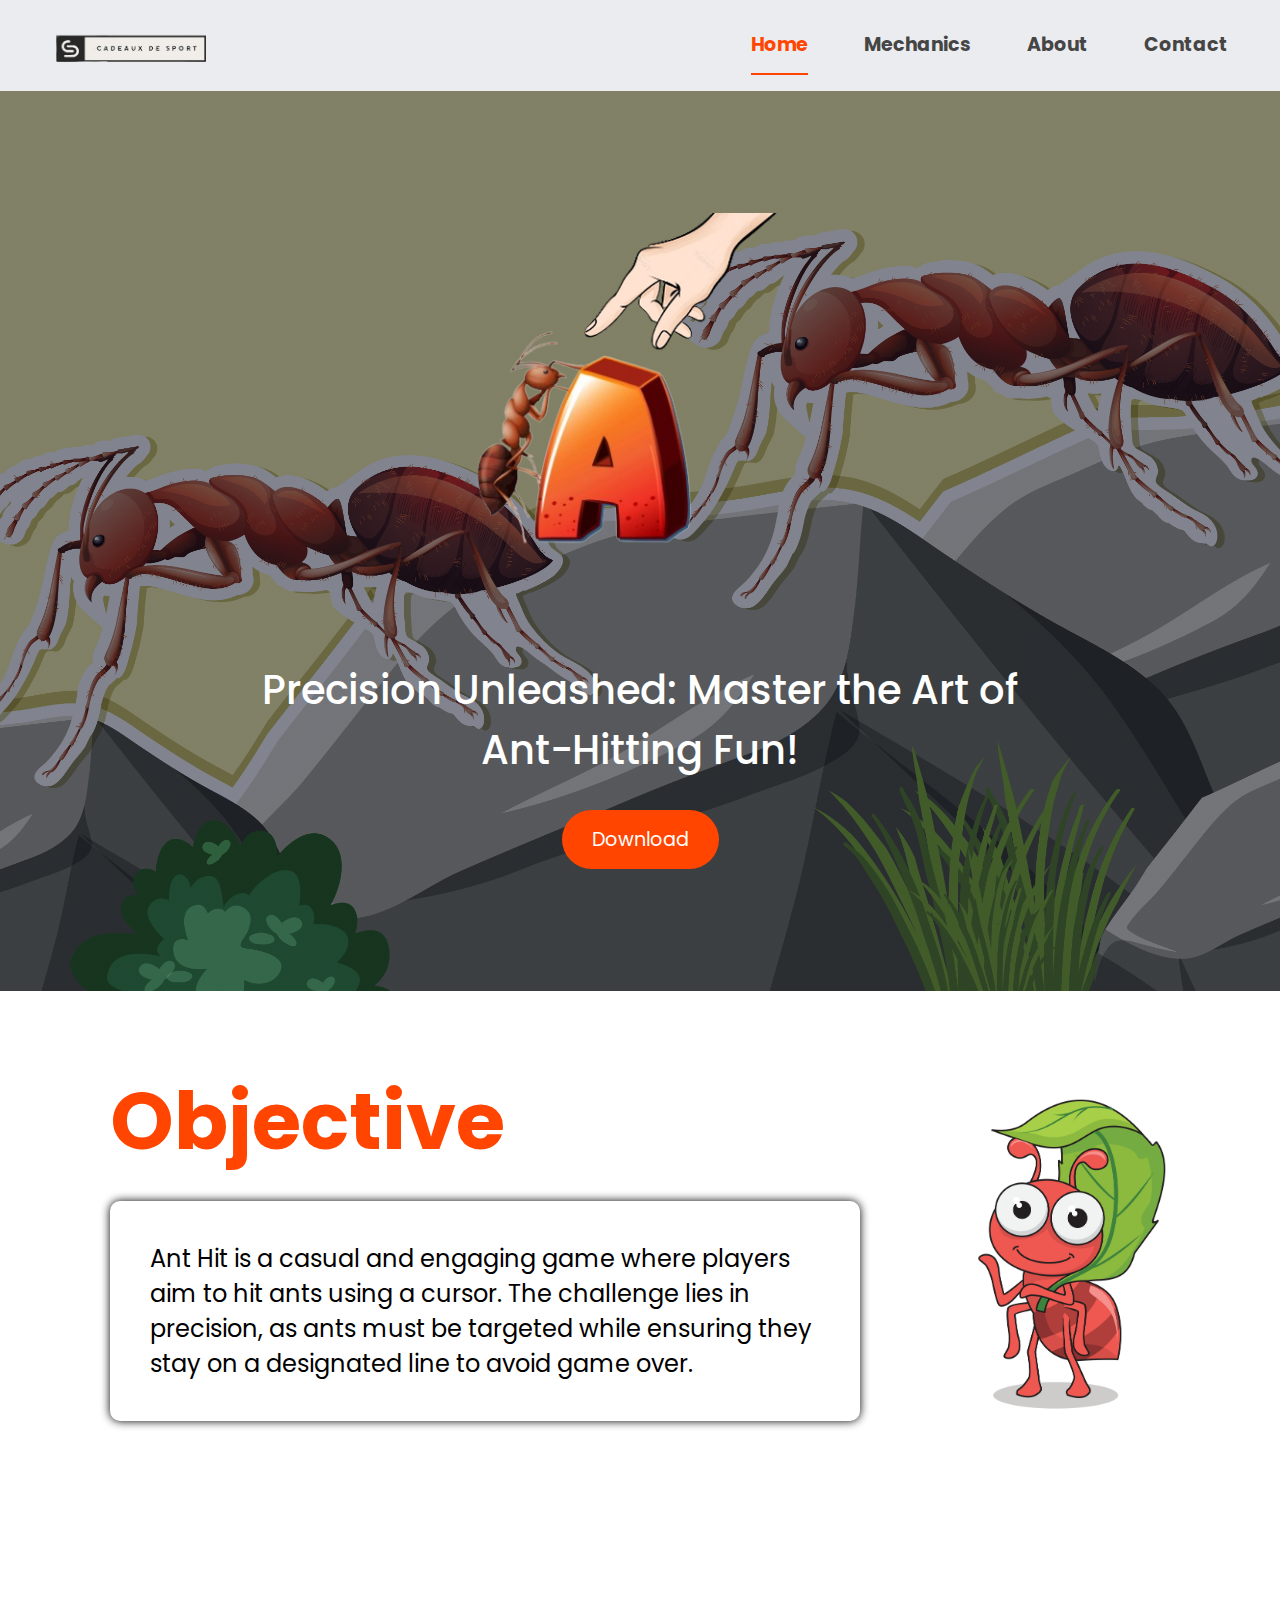
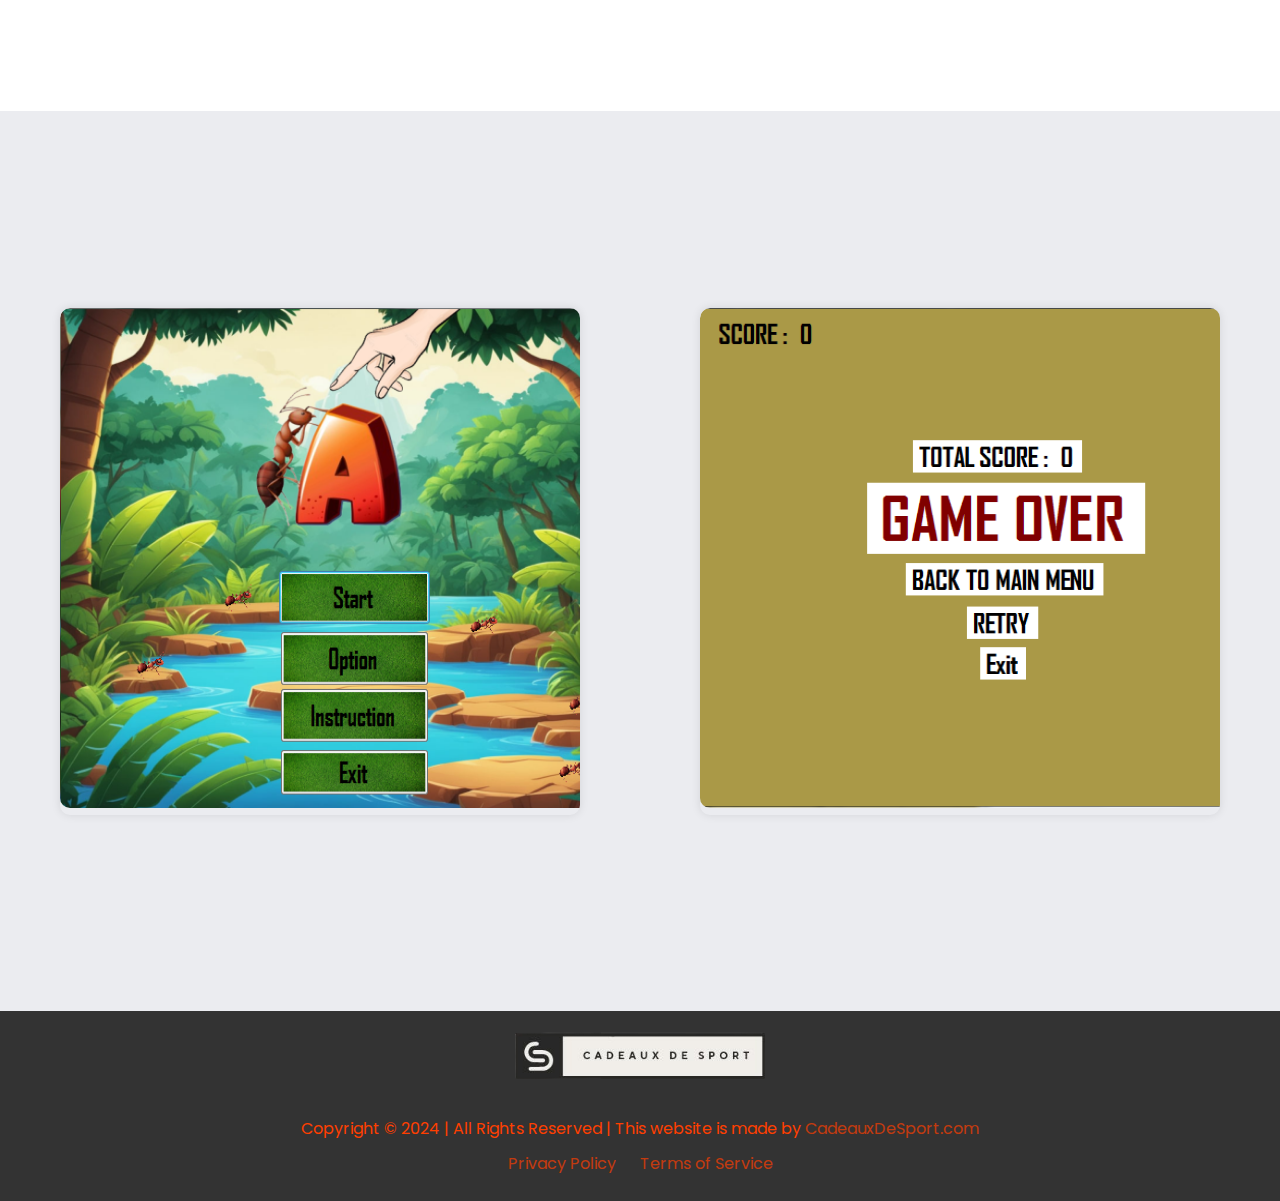
<file: OOP WEBSITE/index.html>
<!DOCTYPE html>
<html lang="en">

<head>
    <meta charset="UTF-8">
    <meta name="viewport" content="width=device-width, initial-scale=1.0">
    <link rel="stylesheet" href="styles.css
    ">
    <link rel="preconnect" href="https://fonts.googleapis.com">
    <link rel="preconnect" href="https://fonts.gstatic.com" crossorigin>
    <link href="https://fonts.googleapis.com/css2?family=Poppins:ital,wght@0,300;0,400;0,500;0,700;1,500;1,700&display=swap" rel="stylesheet">
    <link rel="stylesheet" href="https://cdnjs.cloudflare.com/ajax/libs/font-awesome/6.5.1/css/all.min.css" integrity="sha512-DTOQO9RWCH3ppGqcWaEA1BIZOC6xxalwEsw9c2QQeAIftl+Vegovlnee1c9QX4TctnWMn13TZye+giMm8e2LwA==" crossorigin="anonymous" referrerpolicy="no-referrer" />
    <title>Ant Hit | Precision Unleashed: Master the Art of Ant-Hitting Fun!</title>
</head>

<body>

  

       <nav>
            <img src="img/logo.png" alt="">
           <div class="nav-links">
   
               <ul>
                   <li><a href="index.html"><span class="Page">Home</span></a></li>
                   <li><a href="our-games.html">Mechanics</a></li>
                   <li><a href="about.html">About</a></li>
                   <li><a href="contactex.html">Contact</a></li>
               </ul>
           </div>
       </nav>
   

    <!--Home Section-->
    <section class="home-section" id="home">
        <div class="overlay"></div>
        <div class="hero-content">
            <img src="img/antihitlogo.png" alt="">
            
            <p>Precision Unleashed: Master the Art of Ant-Hitting Fun!</p>
            <a href="Ant-games1.exe" class="btn">Download</a>
        </div>
    </section>
    <!--End of Homes Section-->


    <!--Our Games Section-->


    <section id="ourgames">
        <div class="games-section">

            <div class="games-content">
                <h1>Objective</h1>
                <p>Ant Hit is a casual and engaging game where players aim to hit ants using a cursor. The challenge lies in
                    precision, as ants must be targeted while ensuring they stay on a designated line to avoid game over.
                </p>
            </div>
            <div >
                <img src="img/ant.jpg" alt="">
            </div>
        </div>
        <div class="games-info">
            <div class="game-container">
                <div class="image-container">
                    <img src="img/received_681819887464650.png" alt="Image 1">
                    <div class="text-overlay">
                        <h2>Ant Characteristics</h2>
                        <p class="objective">The ants have varying speeds and movement patterns add diversity to the
                            gameplay.
                            Special rare ants could provide bonus points or unique challenges when hit.
                        </p>
                    </div>
                </div>
    
                <div class="image-container">
                    <img src="img/received_1110921116743053.png" alt="Image 2">
                    <div class="text-overlay">
                        <h2>Survival Mode</h2>
                        <p class="objective">Continuous gameplay with increasing difficulty until the player makes an error.
                        </p>
                    </div>
                </div>
            </div>
        </div>
    </section>

    

    <!--Contact Section-->
    
    

    <!--End of Contact Section-->



    <!--Footer Section-->
    <footer>
        <div class="footer-container">

            <div class="logo">
                <img src="img/logo.png" alt="">
            </div>
    
    
    
            <div class="footer-content">
                <p>Copyright &copy; 2024 | All Rights Reserved | This website is made by <span><a href="">CadeauxDeSport.com</a></span></p>
                <ul>
                    <li><a href="#">Privacy Policy</a></li>
                    <li><a href="#">Terms of Service</a></li>
                </ul>
            </div>
        </div>
    </footer>

    <!--End of Footer Section-->


</body>

</html>
</file>
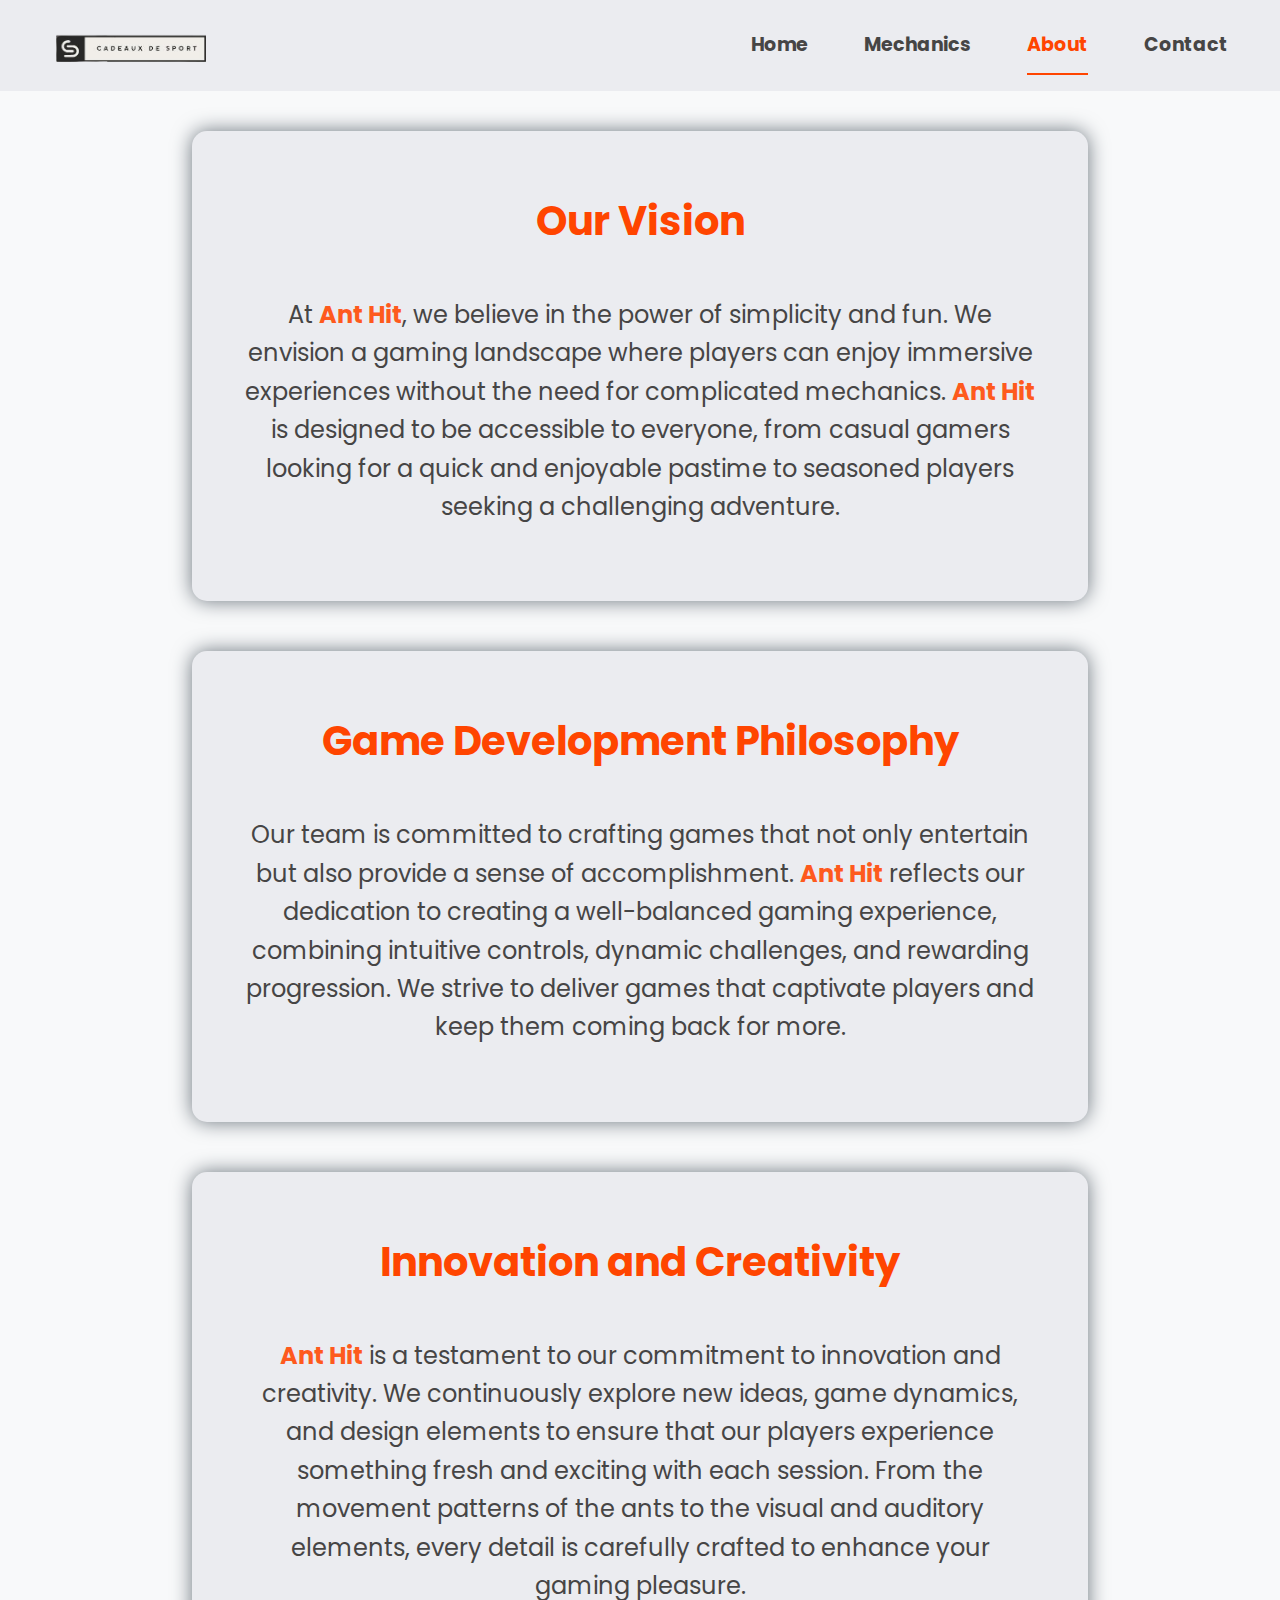
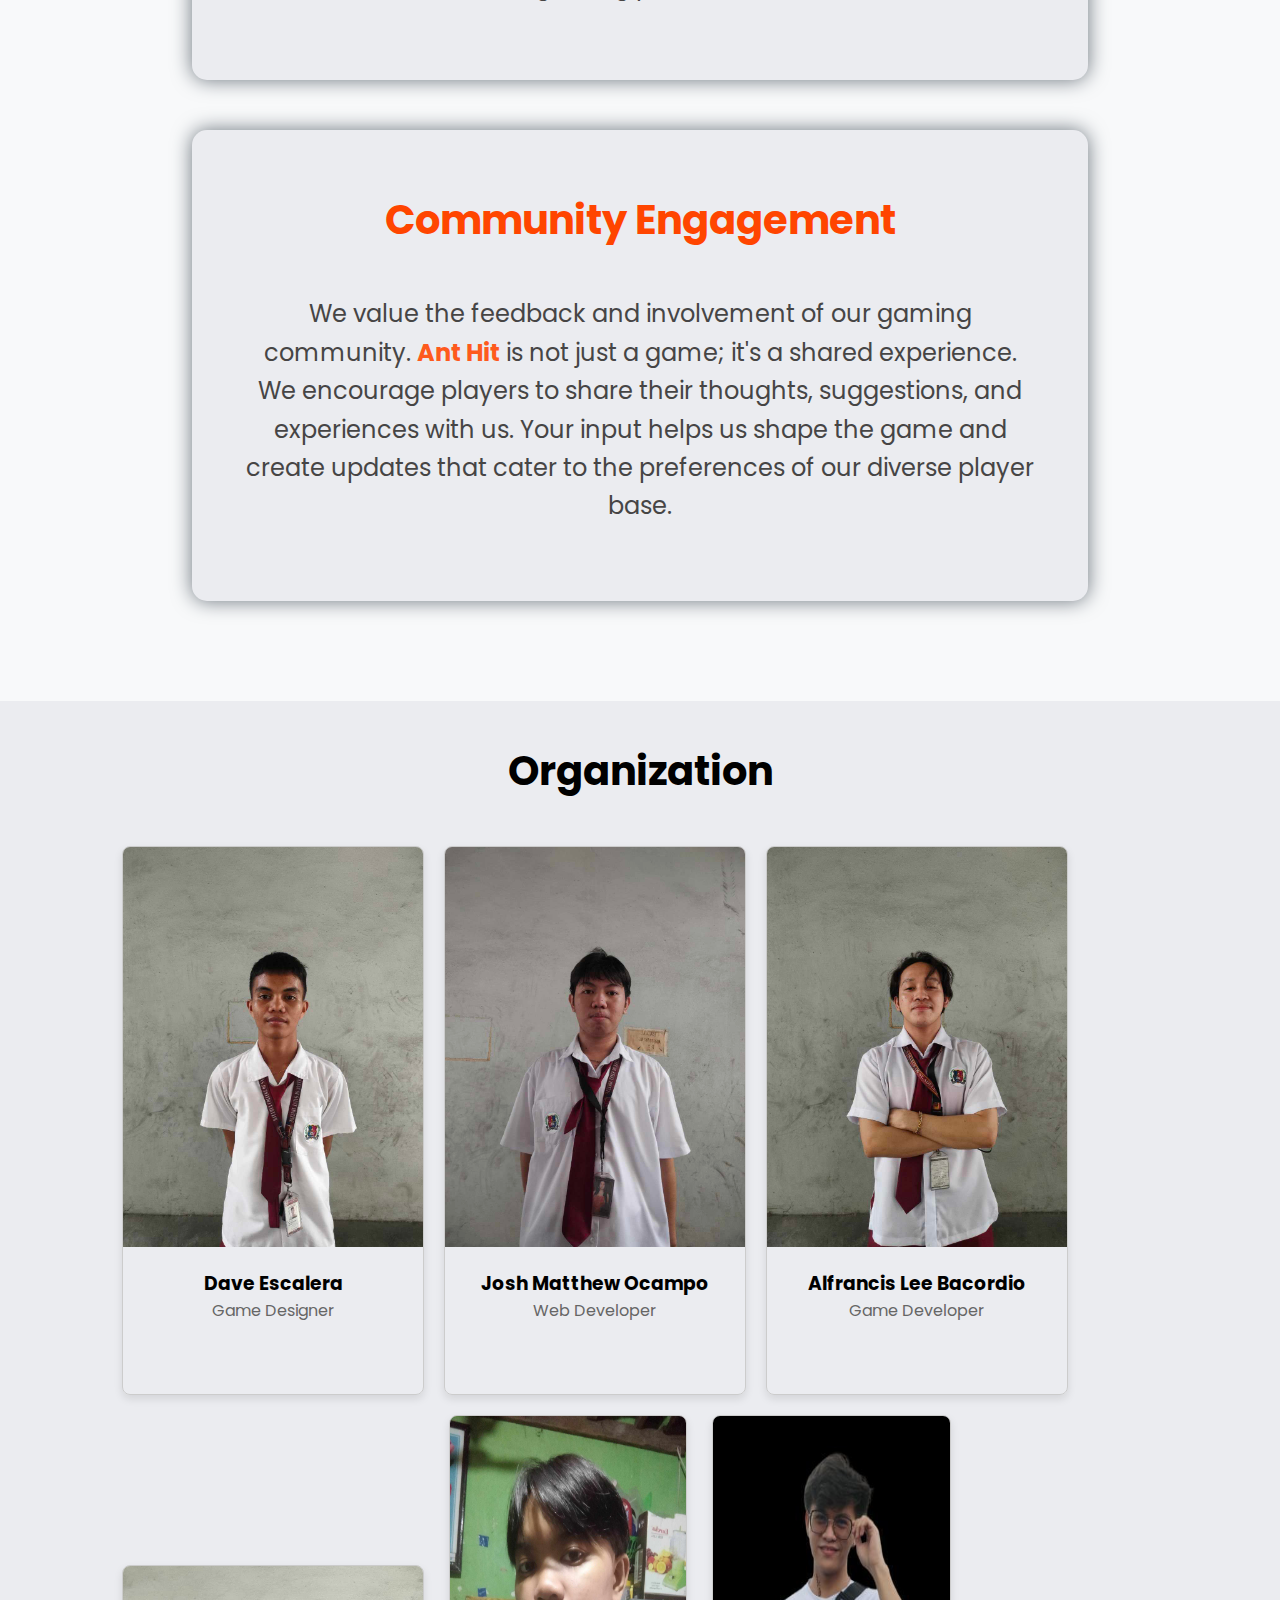
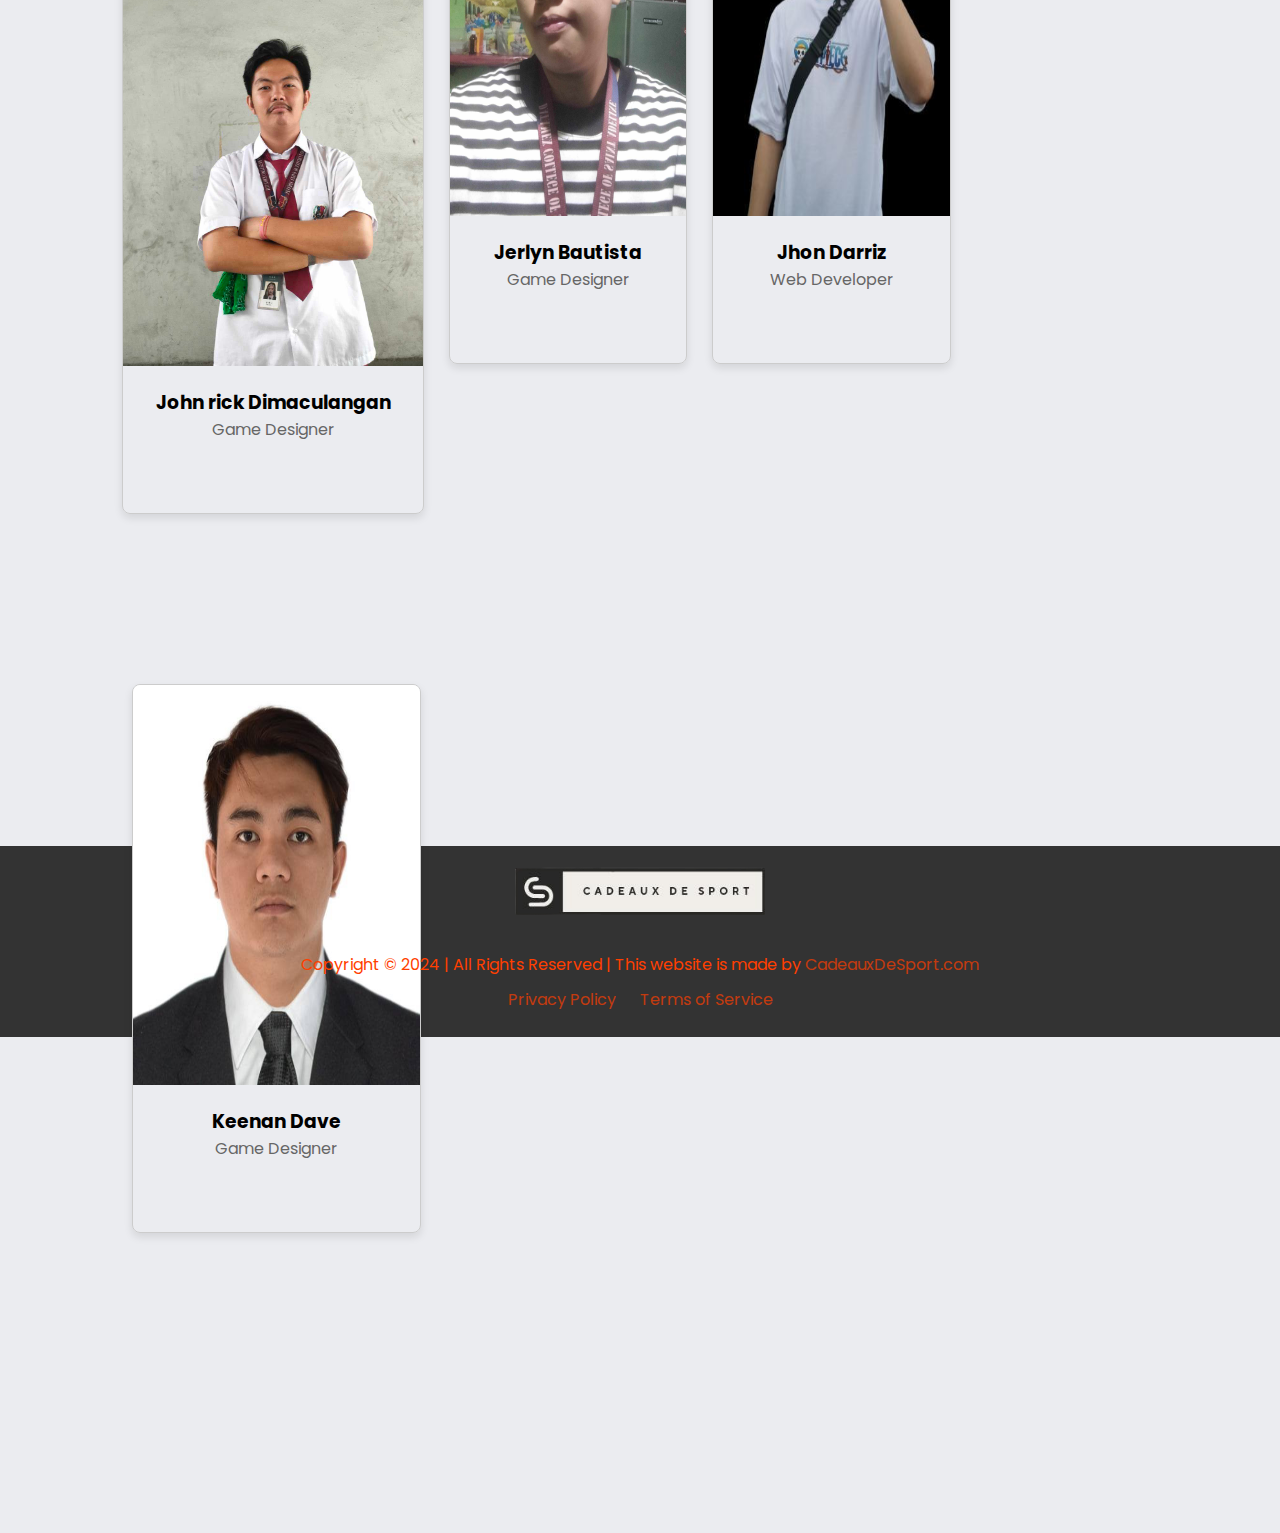
<file: OOP WEBSITE/about.html>
<!DOCTYPE html>
<html lang="en">

<head>
    <meta charset="UTF-8">
    <meta name="viewport" content="width=device-width, initial-scale=1.0">
    <link rel="stylesheet" href="styles.css
    ">
    <link rel="preconnect" href="https://fonts.googleapis.com">
    <link rel="preconnect" href="https://fonts.gstatic.com" crossorigin>
    <link href="https://fonts.googleapis.com/css2?family=Poppins:ital,wght@0,300;0,400;0,500;0,700;1,500;1,700&display=swap" rel="stylesheet">
    <link rel="stylesheet" href="https://cdnjs.cloudflare.com/ajax/libs/font-awesome/6.5.1/css/all.min.css" integrity="sha512-DTOQO9RWCH3ppGqcWaEA1BIZOC6xxalwEsw9c2QQeAIftl+Vegovlnee1c9QX4TctnWMn13TZye+giMm8e2LwA==" crossorigin="anonymous" referrerpolicy="no-referrer" />

    <title>Ant Hit | Precision Unleashed: Master the Art of Ant-Hitting Fun!</title>
</head>

<body>

   
    <nav>
        <img src="img/logo.png" alt="">
       <div class="nav-links">

           <ul>
               <li><a href="index.html">Home</a></li>
               <li><a href="our-games.html">Mechanics</a></li>
               <li><a href="about.html"><span class="Page">About</span></a></li>
               <li><a href="contactex.html">Contact</a></li>
           </ul>
       </div>
   </nav>

    <!--About Section-->

    <!--<h1 class="title">ABOUT OUR GAME</h1>-->
    <section class="about-section" id="about">
        
        <div class="about-container">
            <div class="about-row">

                <h2>Our Vision</h2>
                <p>At <span class="highlight">Ant Hit</span>, we believe in the power of simplicity and fun. We envision a
                    gaming landscape where players can enjoy immersive experiences without the need for complicated
                    mechanics. <span class="highlight">Ant Hit</span> is designed to be accessible to everyone, from casual
                    gamers looking for a quick and enjoyable pastime to seasoned players seeking a challenging adventure.
                </p>
            </div>
        </div>
        <div class="about-container">
            <div class="about-row">

                <h2>Game Development Philosophy</h2>
                <p>Our team is committed to crafting games that not only entertain but also provide a sense of
                    accomplishment. <span class="highlight">Ant Hit</span> reflects our dedication to creating a
                    well-balanced gaming experience, combining intuitive controls, dynamic challenges, and rewarding
                    progression. We strive to deliver games that captivate players and keep them coming back for more.</p>
            </div>
        </div>
        <div class="about-container">
            <div class="about-row">

                <h2>Innovation and Creativity</h2>
                <p><span class="highlight">Ant Hit</span> is a testament to our commitment to innovation and creativity. We
                    continuously explore new ideas, game dynamics, and design elements to ensure that our players experience
                    something fresh and exciting with each session. From the movement patterns of the ants to the visual and
                    auditory elements, every detail is carefully crafted to enhance your gaming pleasure.</p>
            </div>
        </div>    
        <div class="about-container">
            <div class="about-row">

                <h2>Community Engagement</h2>
                <p>We value the feedback and involvement of our gaming community. <span class="highlight">Ant Hit</span> is
                    not just a game; it's a shared experience. We encourage players to share their thoughts, suggestions,
                    and experiences with us. Your input helps us shape the game and create updates that cater to the
                    preferences of our diverse player base.</p>
    
                 </div>

        </div>
           
    </section>


    <h2 class="organization-title">Organization</h2>
    <section class="team">
        <div class="team-member">
            <div class="card">
                <img src="img/dave.jpeg" alt="Team Member 1">
                <div class="card-content">
                    <h3>Dave Escalera</h3>
                    <p>Game Designer</p>
                    <div class="social-icons">
                        <a href="https://www.facebook.com/DeybaintFav11?mibextid=ZbWKwL" target="_blank"><i
                                class="fab fa-facebook"></i></a>
                        <a href="https://www.instagram.com/itsyoboideybb?igsh=MWVvdHJsbWtteHhpMQ==" target="_blank"><i class="fa-brands fa-instagram"></i></i></a>
                    </div>
                </div>
            </div>
        </div>

        <div class="team-member">
            <div class="card">
                <img src="img/josh.jpeg" alt="Team Member 2">
                <div class="card-content">
                    <h3>Josh Matthew Ocampo</h3>
                    <p>Web Developer</p>
                    <div class="social-icons">
                        <a href="https://www.facebook.com/profile.php?id=100091315364411" target="_blank"><i
                                class="fab fa-facebook"></i></a>
                        <a href="https://www.instagram.com/theyc.allmejosh/" target="_blank"><i class="fa-brands fa-instagram"></i></i></a>
                    </div>
                </div>
            </div>
        </div>

        <div class="team-member">
            <div class="card">
                <img src="img/al.jpeg" alt="Team Member 3">
                <div class="card-content">
                    <h3>Alfrancis Lee Bacordio</h3>
                    <p>Game Developer</p>
                    <div class="social-icons">
                        <a href="https://www.facebook.com/alfrancis.bacordio.24?mibextid=9R9pXO" target="_blank"><i
                                class="fab fa-facebook"></i></a>
                        <a href="https://www.instagram.com/alfrancis_24?igsh=YWg4dW41cmg1NW4=" target="_blank"><i class="fa-brands fa-instagram"></i></a>
                    </div>
                </div>
            </div>
        </div>

        <div class="team-member">
            <div class="card">
                <img src="img/rick.jpeg" alt="Team Member 4">
                <div class="card-content">
                    <h3>John rick Dimaculangan</h3>
                    <p>Game Designer</p>
                    <div class="social-icons">
                        <a href="https://www.facebook.com/Mr.Alemania?mibextid=ZbWKwL" target="_blank"><i
                                class="fab fa-facebook"></i></a>
                        <a href="https://www.instagram.com/https.superriyk?igsh=MWZtczRqbnQ4enhmZw==" target="_blank"><i class="fa-brands fa-instagram"></i></a>
                    </div>
                </div>
            </div>
        </div>

        <div class="team-member" id="card1">
            <div class="card">
                <img src="img/Jerlyn.jpg" alt="Team Member 4">
                <div class="card-content">
                    <h3>Jerlyn Bautista</h3>
                    <p>Game Designer</p>
                    <div class="social-icons">
                        <a href="https://www.facebook.com/profile.php?id=100086970002127" target="_blank"><i
                                class="fab fa-facebook"></i></a>
                        <a href="https://www.instagram.com/https.superriyk?igsh=MWZtczRqbnQ4enhmZw==" target="_blank"><i class="fa-brands fa-instagram"></i></a>
                    </div>
                </div>
            </div>
        </div>

        <div class="team-member" id="card1">
            <div class="card">
                <img src="img/Jhon.jpg" alt="Team Member 4">
                <div class="card-content">
                    <h3>Jhon Darriz</h3>
                    <p>Web Developer</p>
                    <div class="social-icons">
                        <a href="https://www.facebook.com/darrizdreyu" target="_blank"><i
                                class="fab fa-facebook"></i></a>
                        <a href="https://www.instagram.com/https.superriyk?igsh=MWZtczRqbnQ4enhmZw==" target="_blank"><i class="fa-brands fa-instagram"></i></a>
                    </div>
                </div>
            </div>
        </div>

        
        <div class="team-member">
            <div class="card" id="card2">
                <img src="img/Keenan.jpg" alt="Team Member 4">
                <div class="card-content">
                    <h3>Keenan Dave</h3>
                    <p>Game Designer</p>
                    <div class="social-icons">
                        <a href="https://www.facebook.com/keenan.hermogeno3" target="_blank"><i
                                class="fab fa-facebook"></i></a>
                        <a href="https://www.instagram.com/https.superriyk?igsh=MWZtczRqbnQ4enhmZw==" target="_blank"><i class="fa-brands fa-instagram"></i></a>
                    </div>
                </div>
            </div>
        </div>
    </section>






    <footer>
        <div class="footer-container">

            <div class="logo">
                <img src="img/logo.png" alt="">
            </div>
    
    
    
            <div class="footer-content">
                <p>Copyright &copy; 2024 | All Rights Reserved | This website is made by <span><a href="">CadeauxDeSport.com</a></span></p>
                <ul>
                    <li><a href="#">Privacy Policy</a></li>
                    <li><a href="#">Terms of Service</a></li>
                </ul>
            </div>
        </div>
    </footer>
</body>
</file>
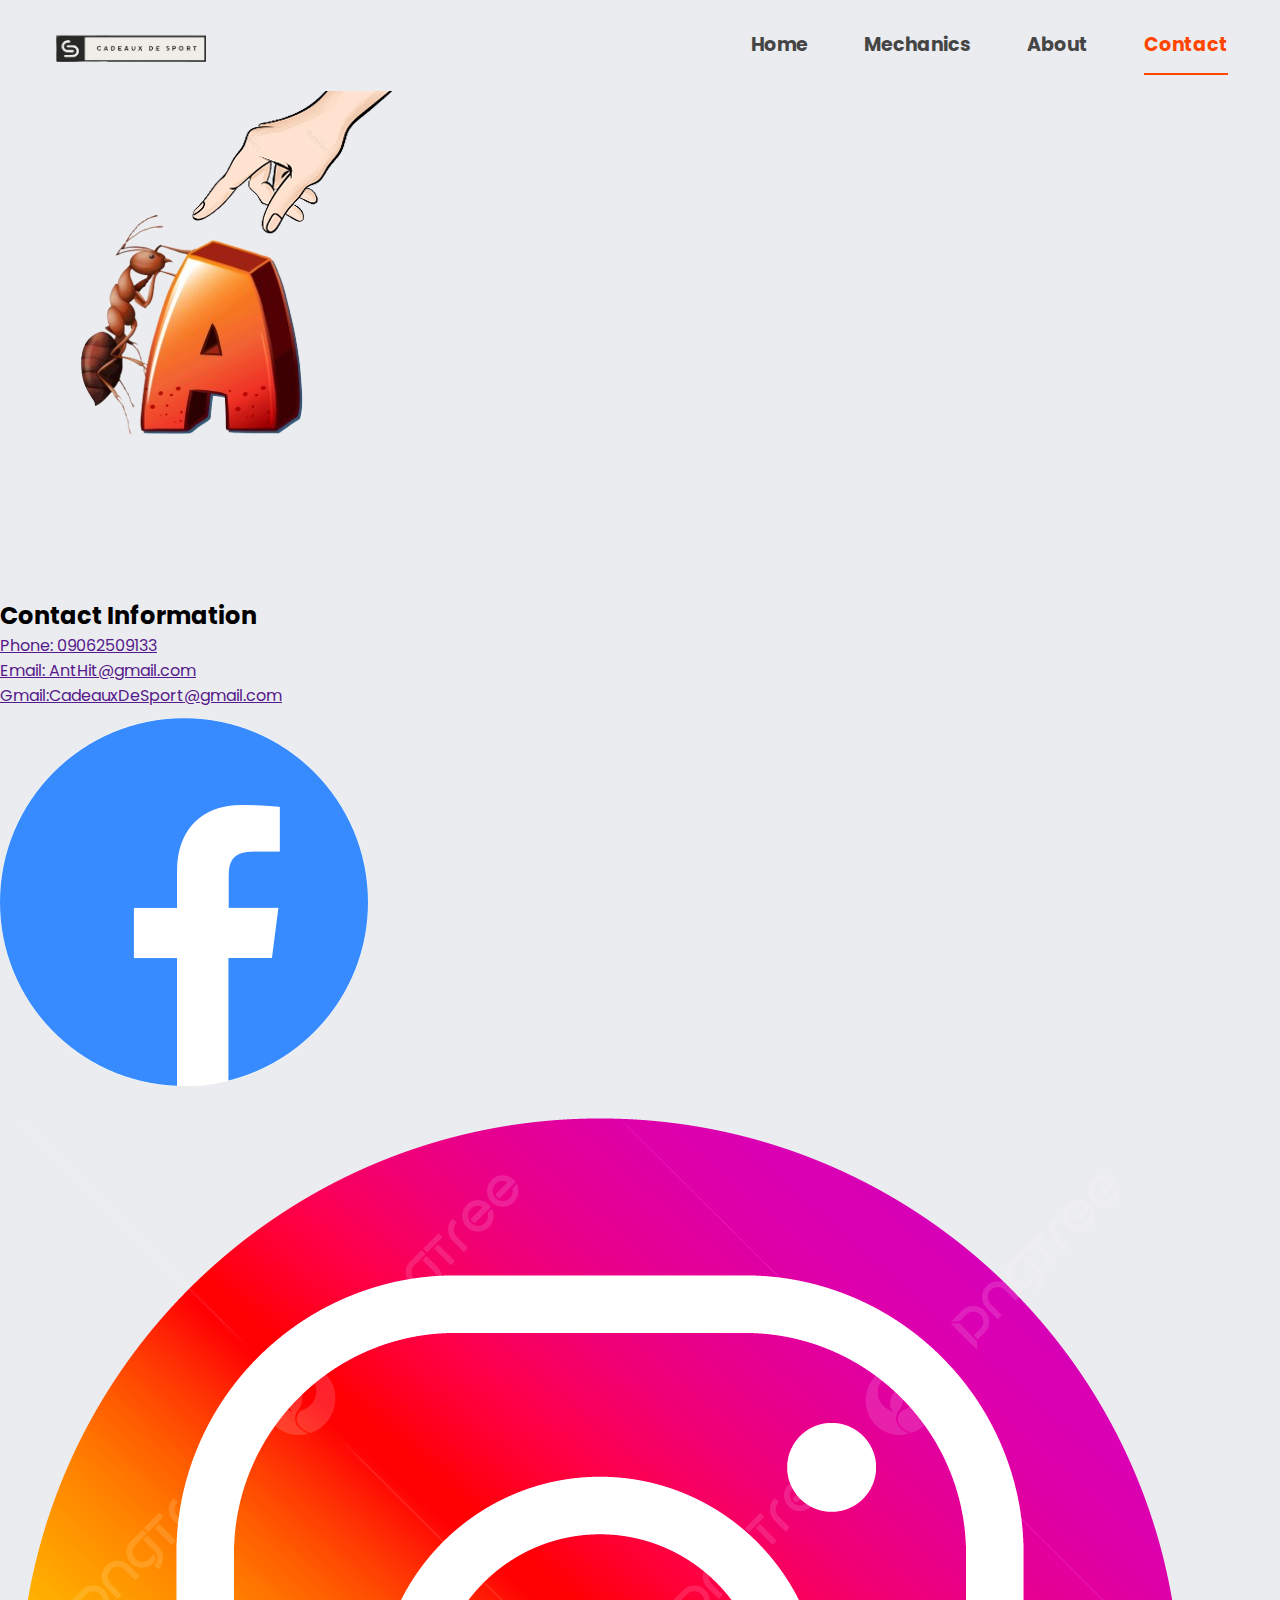
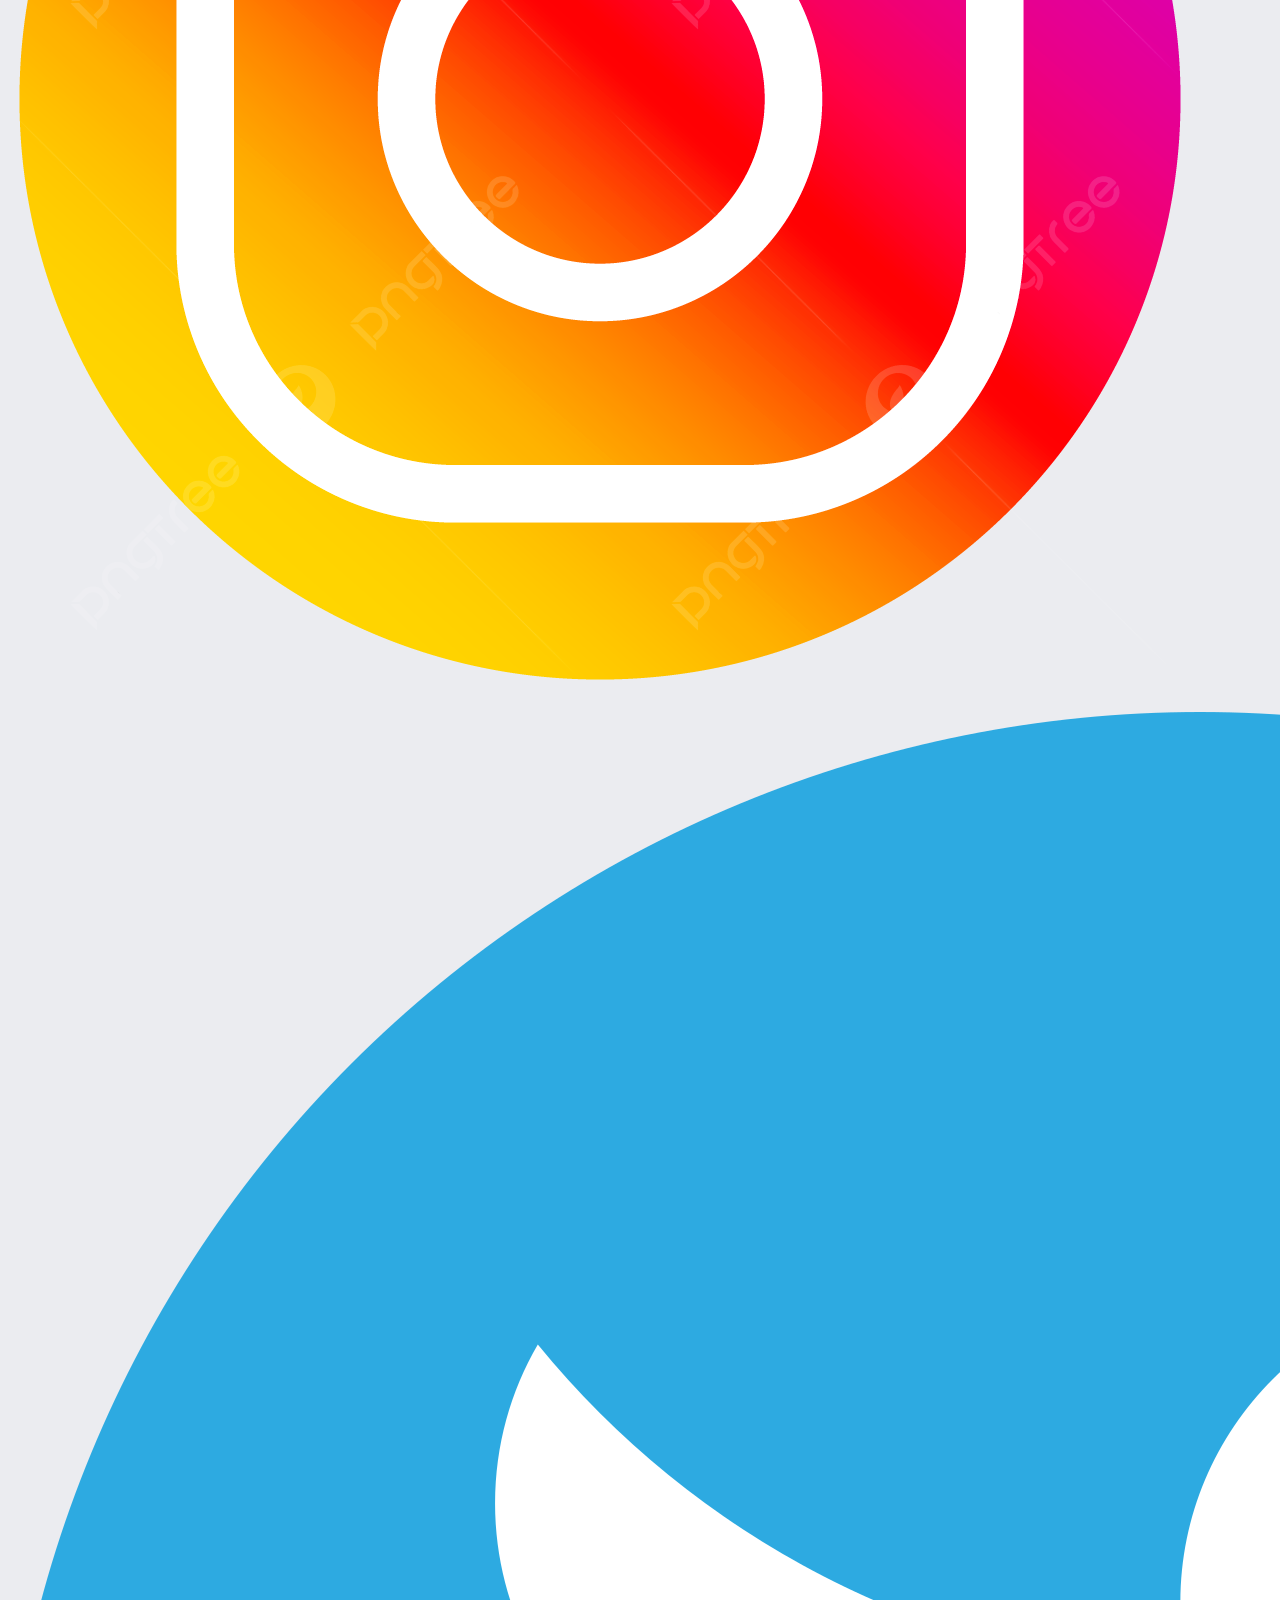
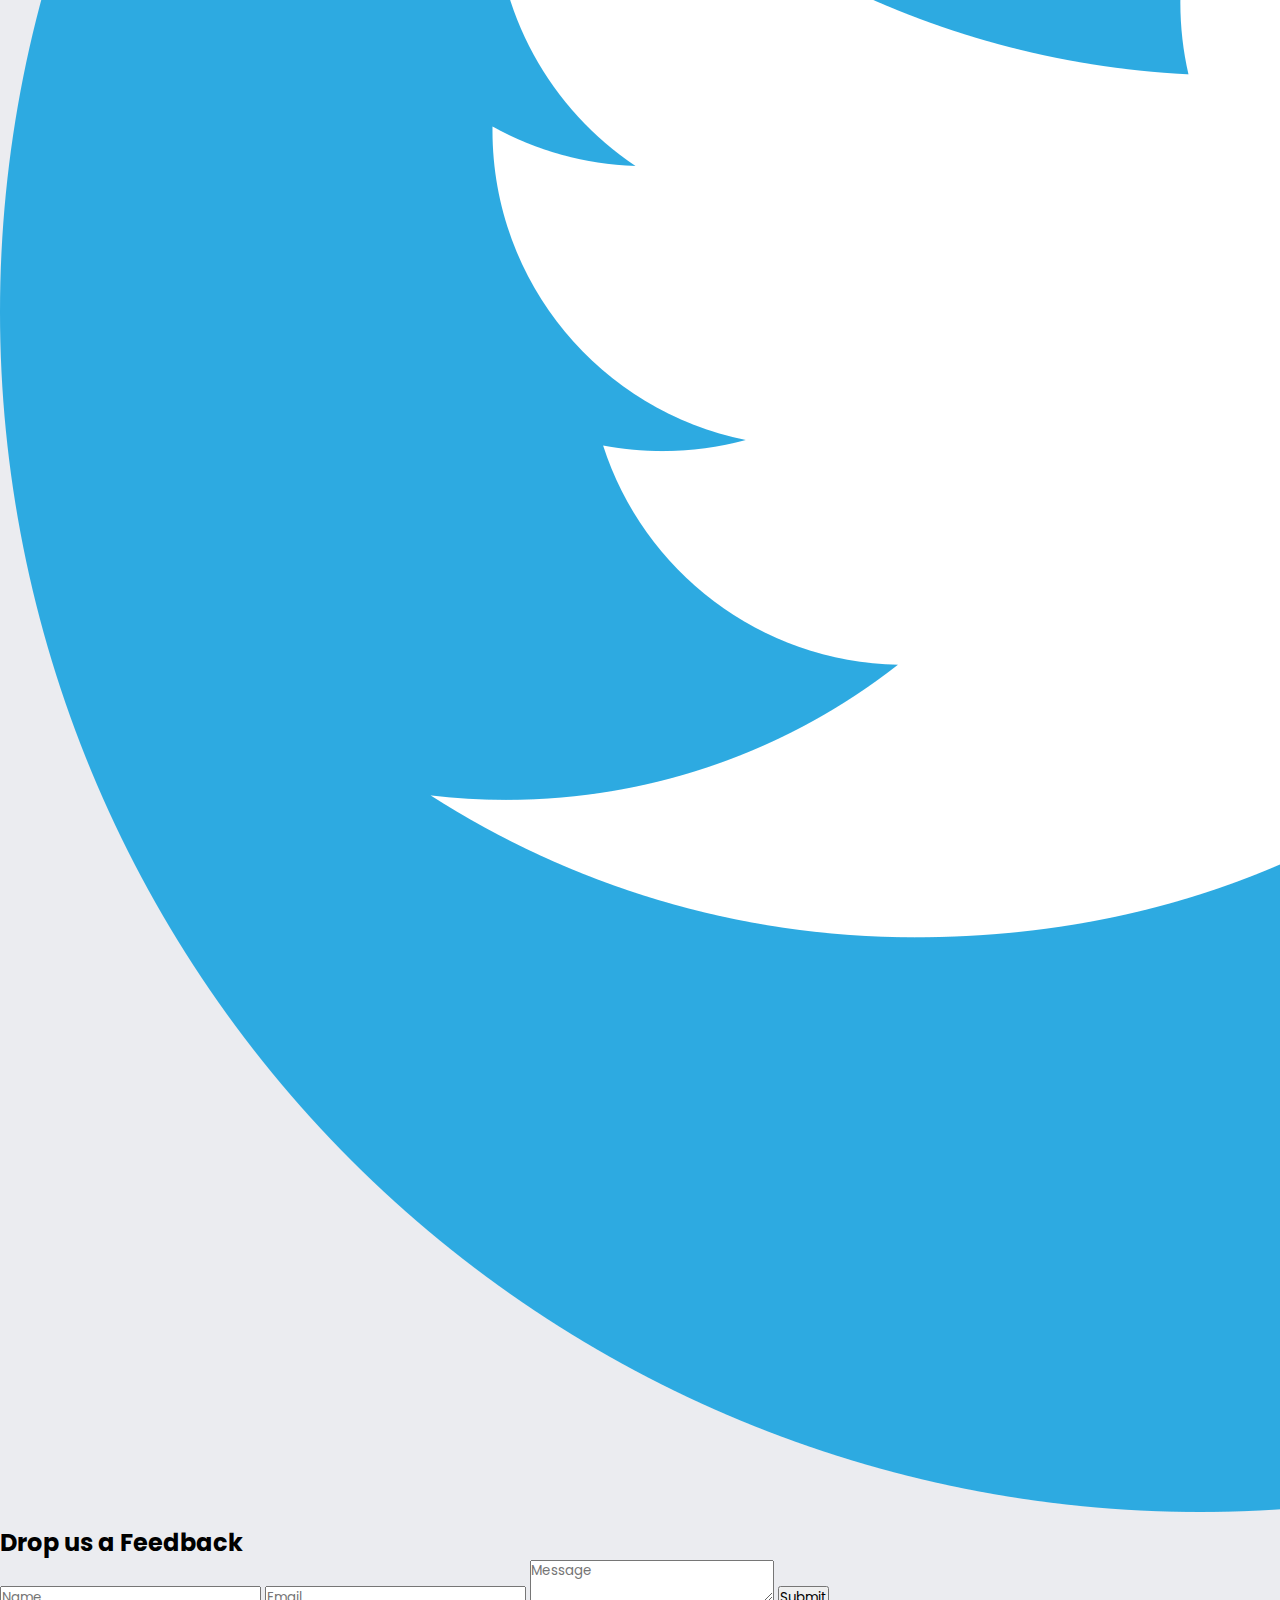
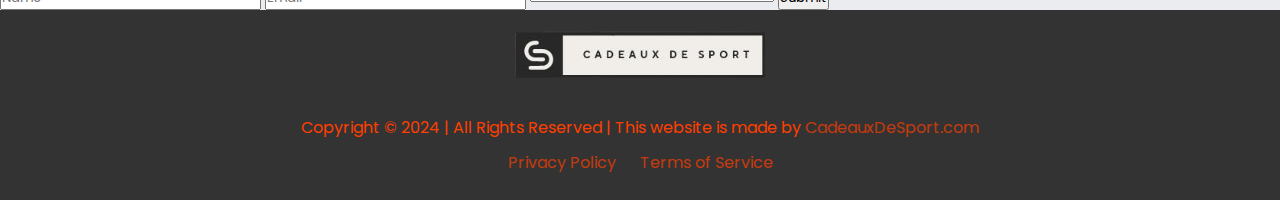
<file: OOP WEBSITE/contact.html>
<!DOCTYPE html>
<html lang="en">

<head>
    <meta charset="UTF-8">
    <meta name="viewport" content="width=device-width, initial-scale=1.0">
    <link rel="stylesheet" href="styles.css
    ">
    <link rel="preconnect" href="https://fonts.googleapis.com">
    <link rel="preconnect" href="https://fonts.gstatic.com" crossorigin>
    <link href="https://fonts.googleapis.com/css2?family=Poppins:ital,wght@0,300;0,400;0,500;0,700;1,500;1,700&display=swap" rel="stylesheet">
    <link rel="stylesheet" href="https://cdnjs.cloudflare.com/ajax/libs/font-awesome/6.5.1/css/all.min.css" integrity="sha512-DTOQO9RWCH3ppGqcWaEA1BIZOC6xxalwEsw9c2QQeAIftl+Vegovlnee1c9QX4TctnWMn13TZye+giMm8e2LwA==" crossorigin="anonymous" referrerpolicy="no-referrer" />

    <title>Ant Hit | Precision Unleashed: Master the Art of Ant-Hitting Fun!</title>
</head>

<body>

  
    
    <nav>
        <img src="img/logo.png" alt=    "">
       <div class="nav-links">

           <ul>
               <li><a href="index.html">Home</a></li>
               <li><a href="our-games.html">Mechanics</a></li>
               <li><a href="about.html">About</a></li>
               <li><a href="contact.html"><span class="Page">Contact</span></a></li>
           </ul>
       </div>
   </nav>
   
       <section class="contact-section" id="contact">
        
        <div class="contact-container">
            <div class="contact-right">
                <div class="anthit">
                    <img src="img/antihitlogo.png" alt="">
                </div>
                <div class="contact-info">
                    <h2>Contact Information</h2>
                    <a href=""><p>Phone: 09062509133</p></a>
                    <a href=""><p>Email: AntHit@gmail.com</p></a>
                    <a href=""><p>Gmail:CadeauxDeSport@gmail.com</p></a>
                </div>
                
                <div class="social-icons">
                    <a href=""><img src="img/fb.png" alt=""></a>
                    <a href=""><img src="img/insta.png" alt=""></a>
                    <a href=""><img src="img/twitter.png" alt=""></a>
                      
                </div>
                
            </div>
            <form action="https://api.web3forms.com/submit" method="POST" class="contact-left">
                <div class="contact-left-title">
                    <h2>Drop us a Feedback</h2>
                    
                </div>
                <input type="hidden" name="access_key" value="7f8a8932-d4b5-4b35-bcba-ae0a91908eb8">
                <input type="text" name="name" placeholder="Name" class="contact-input" required>
                <input type="email" name="email" placeholder="Email" class="contact-input" required>
                <textarea name="message" placeholder="Message" class="contact-input" required></textarea>
                <button type="submit">Submit</button>
            
            </form>
            
        </div>
    
</section>

    
    <footer>
        <div class="footer-container">

            <div class="logo">
                <img src="img/logo.png" alt="">
            </div>
    
    
    
            <div class="footer-content">
                <p>Copyright &copy; 2024 | All Rights Reserved | This website is made by <span><a href="">CadeauxDeSport.com</a></span></p>
                <ul>
                    <li><a href="#">Privacy Policy</a></li>
                    <li><a href="#">Terms of Service</a></li>
                </ul>
            </div>
        </div>
    </footer>

    
</body>
</file>
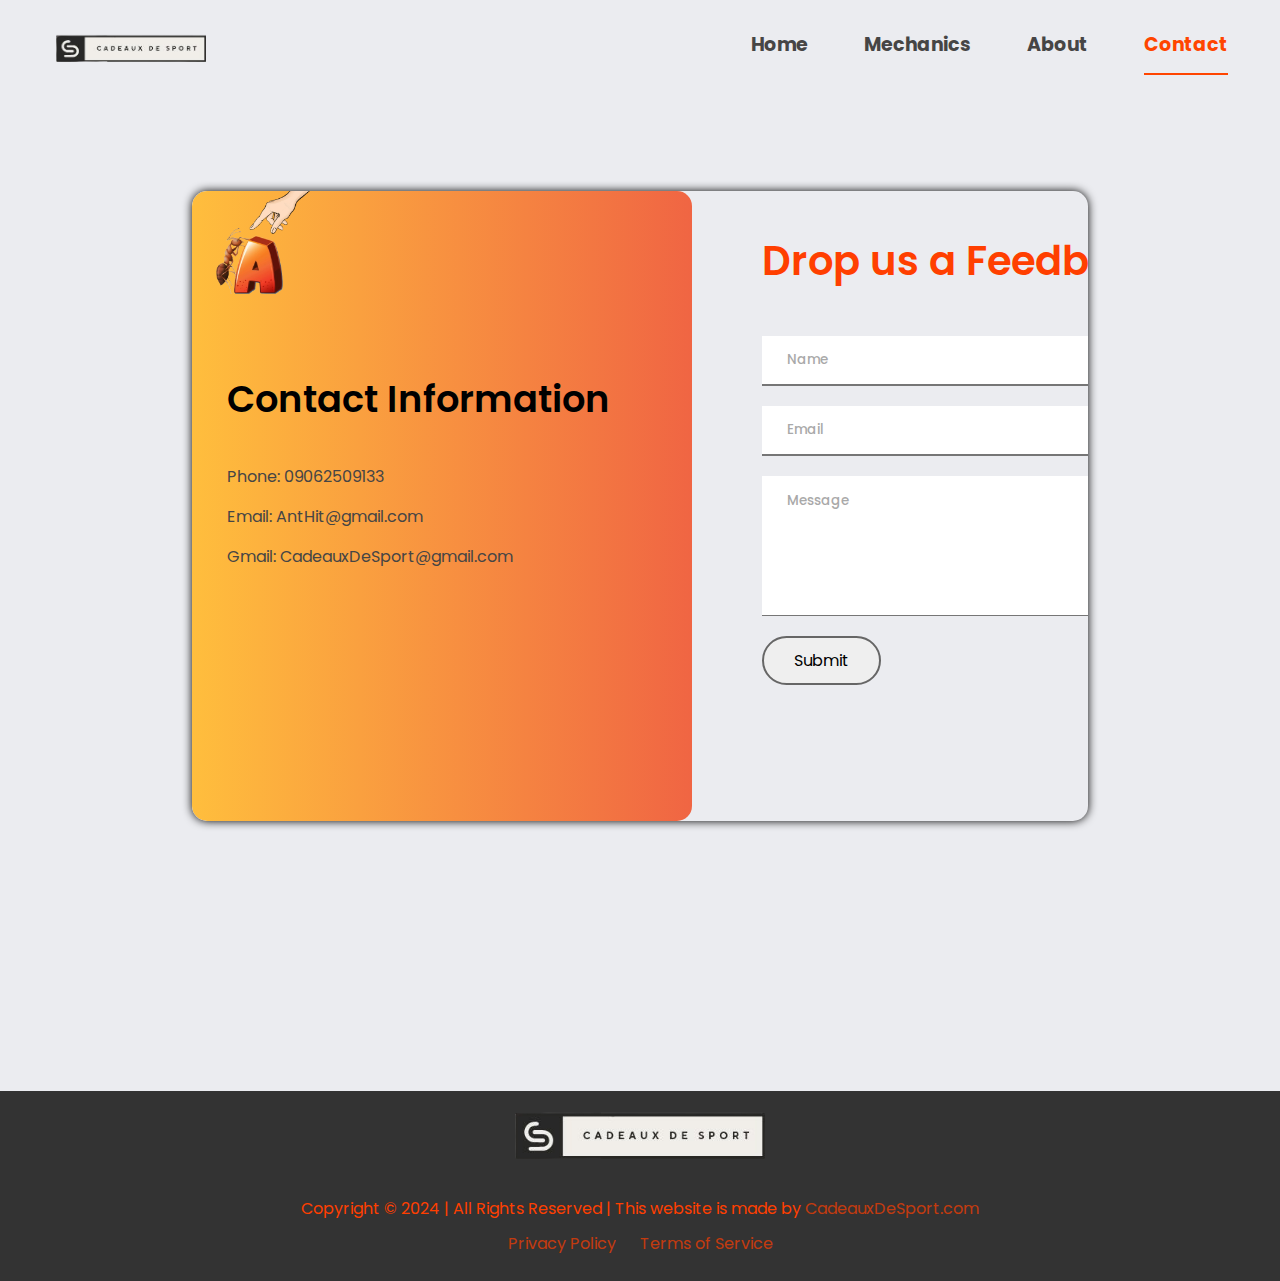
<file: OOP WEBSITE/contactex.html>
<!DOCTYPE html>
<html lang="en">

<head>
    <meta charset="UTF-8">
    <meta name="viewport" content="width=device-width, initial-scale=1.0">
    <link rel="stylesheet" href="styleex.css
    ">
    <link rel="stylesheet" href="styles.css">
    <link rel="preconnect" href="https://fonts.googleapis.com">
    <link rel="preconnect" href="https://fonts.gstatic.com" crossorigin>
    <link href="https://fonts.googleapis.com/css2?family=Poppins:ital,wght@0,300;0,400;0,500;0,700;1,500;1,700&display=swap" rel="stylesheet">
    <link rel="stylesheet" href="https://cdnjs.cloudflare.com/ajax/libs/font-awesome/6.5.1/css/all.min.css" integrity="sha512-DTOQO9RWCH3ppGqcWaEA1BIZOC6xxalwEsw9c2QQeAIftl+Vegovlnee1c9QX4TctnWMn13TZye+giMm8e2LwA==" crossorigin="anonymous" referrerpolicy="no-referrer" />
    <title>Ant Hit | Precision Unleashed: Master the Art of Ant-Hitting Fun!</title>
</head>

<nav>
    <img src="img/logo.png" alt=    "">
   <div class="nav-links">

       <ul>
           <li><a href="index.html">Home</a></li>
           <li><a href="our-games.html">Mechanics</a></li>
           <li><a href="about.html">About</a></li>
           <li><a href="contact.html"><span class="Page">Contact</span></a></li>
       </ul>
   </div>
</nav>

<body>

    <section class="contact-section" id="contact">
        
            <div class="contact-container">
                <div class="contact-right">
                    <div>
                        <img src="img/antihitlogo.png" alt="">
                    </div>
                    <div class="contact-info">
                        <h2>Contact Information</h2>
                        <a href=""><p>Phone: 09062509133</p></a>
                        <a href=""><p>Email: AntHit@gmail.com</p></a>
                        <a href=""><p>Gmail: CadeauxDeSport@gmail.com</p></a>
                    </div>
                    
                    <div class="social-icons">
                        <a href=""><i class="fa-brands fa-facebook"></i></a>
                        <a href=""><i class="fa-brands fa-instagram"></i></a>
                        <a href=""><i class="fa-brands fa-twitter"></i></a>   
                    </div>
                    
                </div>
                <form action="https://api.web3forms.com/submit" method="POST" class="contact-left">
                    <div class="contact-left-title">
                        <h2>Drop us a Feedback</h2>
                        
                    </div>
                    <input type="hidden" name="access_key" value="7f8a8932-d4b5-4b35-bcba-ae0a91908eb8">
                    <input type="text" name="name" placeholder="Name" class="contact-input" required>
                    <input type="email" name="email" placeholder="Email" class="contact-input" required>
                    <textarea name="message" placeholder="Message" class="contact-input" required></textarea>
                    <button type="submit">Submit</button>
                
                </form>
                
            </div>
    </section>
    
    <footer>

        <div class="footer-container">

            <div class="logo">
                <img src="img/logo.png" alt="">
            </div>
    
    
    
            <div class="footer-content">
                <p>Copyright &copy; 2024 | All Rights Reserved | This website is made by <span><a href="">CadeauxDeSport.com</a></span></p>
                <ul>
                    <li><a href="#">Privacy Policy</a></li>
                    <li><a href="#">Terms of Service</a></li>
                </ul>
            </div>
        </div>
    </footer>
        

</body>
</html>
</file>
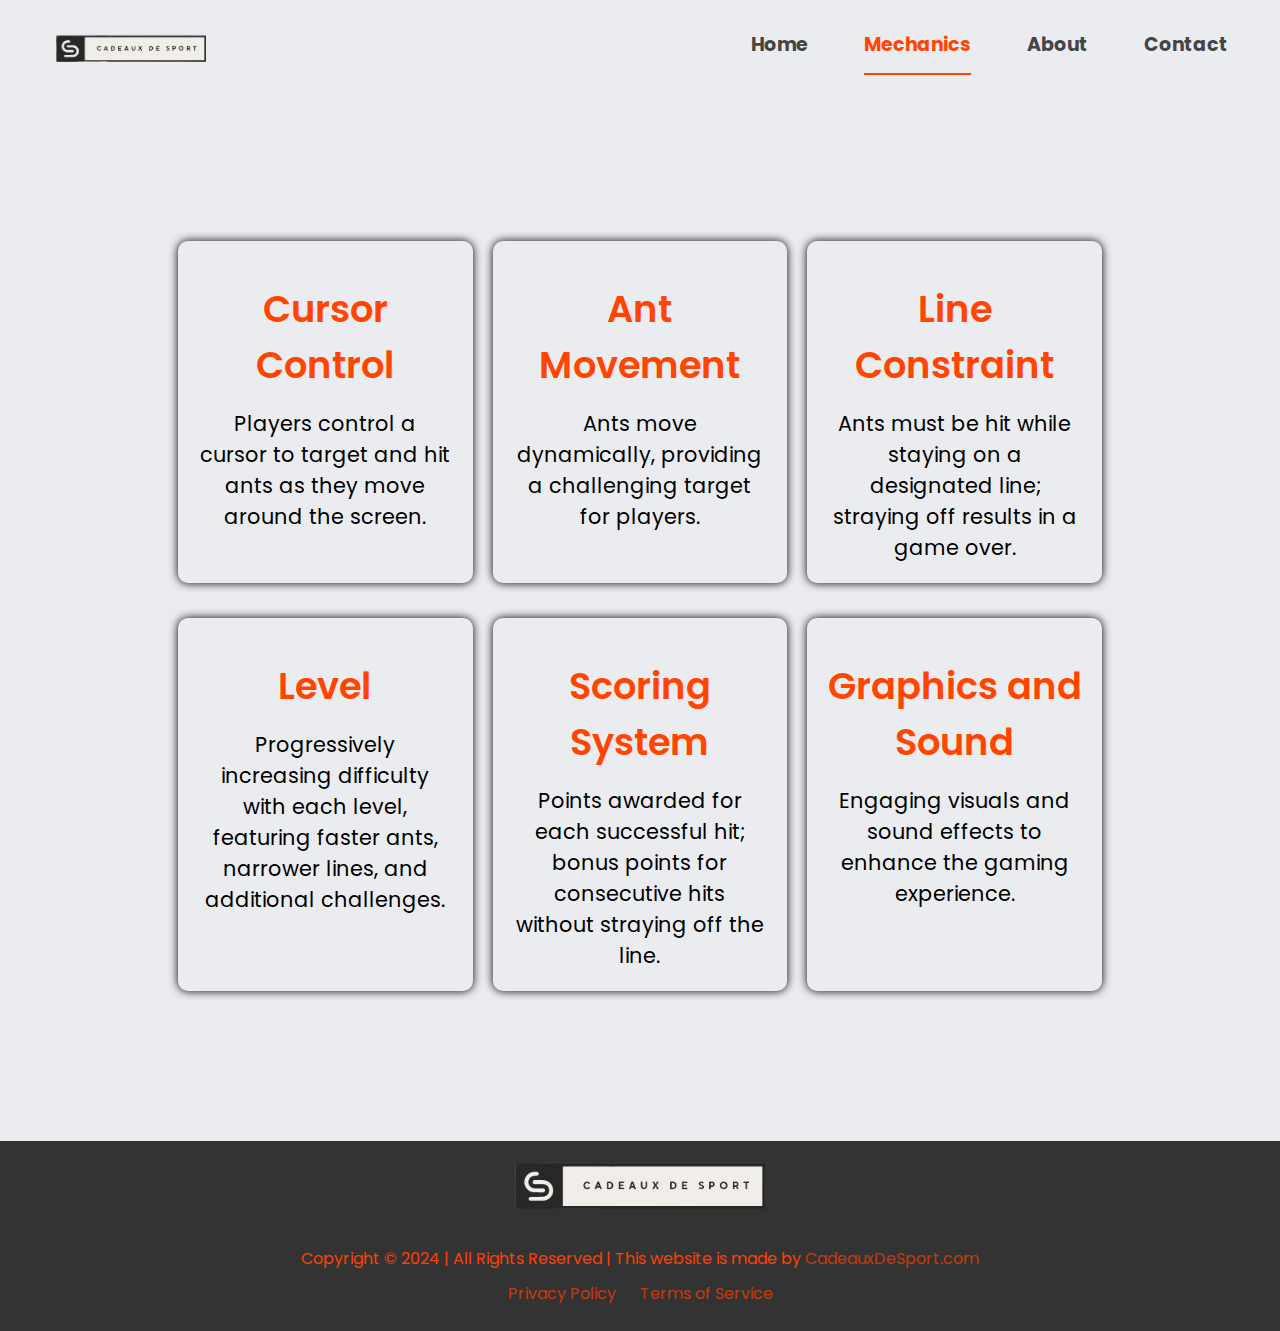
<file: OOP WEBSITE/our-games.html>
<!DOCTYPE html>
<html lang="en">

<head>
    <meta charset="UTF-8">
    <meta name="viewport" content="width=device-width, initial-scale=1.0">
    <link rel="stylesheet" href="styles.css">
    <link rel="preconnect" href="https://fonts.googleapis.com">
    <link rel="preconnect" href="https://fonts.gstatic.com" crossorigin>
    <link href="https://fonts.googleapis.com/css2?family=Poppins:ital,wght@0,300;0,400;0,500;0,700;1,500;1,700&display=swap" rel="stylesheet">
    <link rel="stylesheet" href="https://cdnjs.cloudflare.com/ajax/libs/font-awesome/6.5.1/css/all.min.css" integrity="sha512-DTOQO9RWCH3ppGqcWaEA1BIZOC6xxalwEsw9c2QQeAIftl+Vegovlnee1c9QX4TctnWMn13TZye+giMm8e2LwA==" crossorigin="anonymous" referrerpolicy="no-referrer" />

    <title>Ant Hit | Precision Unleashed: Master the Art of Ant-Hitting Fun!</title>
</head>

<body>

   
    <nav>
        <img src="img/logo.png" alt="">
       <div class="nav-links">

           <ul>
               <li><a href="index.html">Home</a></li>
               <li><a href="our-games.html"><span class="Page">Mechanics</span></a></li>
               <li><a href="about.html">About</a></li>
               <li><a href="contactex.html">Contact</a></li>
           </ul>
       </div>
   </nav>

    <section class="game1-section">
        <div class="game1-row">
                
            <div class="game1-container">
                
                <h2>Cursor Control</h2>
                <p> Players control a cursor to target and hit ants as they
                    move around the screen.
                </p>
            </div>
            <div class="game1-container">
    
                <h2>Ant Movement</h2>
                <p>Ants move dynamically, providing a challenging target for players.</p>
            </div>
            <div class="game1-container">
                <h2>Line Constraint</h2>
                <p>Ants must be hit while staying on a designated line; straying off results in a game over.</p>
            </div>
            <div class="game1-container">
    
                <h2>Level</h2>
                <p>Progressively increasing difficulty with each level, featuring faster ants, narrower lines, and
                    additional challenges.</p>
            </div>
            
            <div class="game1-container">
    
                <h2>Scoring System</h2>
                <p>Points awarded for each successful hit; bonus points for consecutive hits without straying off the line.
                </p>
            </div>
            <div class="game1-container">
                <h2>Graphics and Sound</h2>
                <p>Engaging visuals and sound effects to enhance the gaming experience.
                </p>
            
            </div>
        </div>
        
    </section>
    


    <footer>
        <div class="footer-container">

            <div class="logo">
                <img src="img/logo.png" alt="">
            </div>
    
    
    
            <div class="footer-content">
                <p>Copyright &copy; 2024 | All Rights Reserved | This website is made by <span><a href="">CadeauxDeSport.com</a></span></p>
                <ul>
                    <li><a href="#">Privacy Policy</a></li>
                    <li><a href="#">Terms of Service</a></li>
                </ul>
            </div>
        </div>
    </footer>


</body>
</file>
<file: OOP WEBSITE/styles.css>
body {
    background-color: #EBECF0;
    position: relative;
}

* {
    margin: 0;
    padding: 0;
    box-sizing: border-box;
    font-family: 'Poppins', sans-serif;
}

nav {
    display: flex;
    padding: 8px 2%;
    justify-content: space-between;
    align-items: center;

}

nav img {
    width: 150px;
    margin-left: 30px;
    margin-bottom: -5px;
}

.nav-links {
    flex: 1;
    text-align: right;
}

.nav-links ul {
    list-style: none;
}

.nav-links ul li {
    display: inline-block;
    padding: 8px 10px;
    position: relative;
}

.nav-links ul li a {
    text-decoration: none;
    color: #464545;
    padding: 14px 16px;
    display: inline-block;
    font-weight: 700;
    transition: 0.4s;
    font-weight: 700;
    font-size: 19px;
}

.nav-links ul li::after {
    content: "";
    width: 0%;
    height: 2px;
    background: #ff4500;
    display: block;
    margin: auto;
    transition: 0.5s;
}

.nav-links ul li a:hover {
    color: #ff4500;
}

.nav-links ul li:hover::after {
    width: 100%;

}

.Page {
    color: #ff4500;
    position: relative;
}

.Page::after {
    content: "";
    width: 100%;
    height: 2px;
    background: #ff4500;
    display: block;
    margin: auto;
    margin-top: 14px;
    position: absolute;
}



/* Home Section*/

.home-section {
    background-image: linear-gradient(rgba(4, 9, 30, 0.5), rgba(4, 9, 30, 0.5)), url('img/Bg.jpg');
    background-position: center;
    background-size: cover;
    position: relative;
    height: 100vh;
    display: flex;
    justify-content: center;
    align-items: center;
    color: rgb(255, 255, 255);
    text-align: center;

}


.hero-content {
    z-index: 1;
    max-width: 800px;
    margin: 0 auto;
}

.hero-content img {
    width: 30rem;
    margin-bottom: -40px;
    color: #ff4500;
    font-weight: 700;
    text-shadow: 0px 4px 7px #000000, 0px 0px 5px #080808;
}

.hero-content p {
    font-size: 2.5em;
    margin-bottom: 30px;
    font-weight: 500;
}

.btn {
    display: inline-block;
    padding: 15px 30px;
    font-size: 1.2em;
    text-decoration: none;
    background-color: #ff4500;
    color: white;
    border-radius: 30px;
    transition: 0.3s ease;
}

.btn:hover {
    box-shadow: 0 0px 10px #ff4500;
    transform: scale(1.1);
}





.games-section {
    display: flex;
    height: 80vh;
    position: relative;
    padding: 70px;
    background-color: #fff;

}

.games-section img {
    width: 300px;
    margin-left: 50px;
    transition: 0.3s;
}

.games-section img:hover {
    transform: scale(1.1);
}

.games-content {
    z-index: 1;
    max-width: 800px;
    margin-left: 40px;
}

.games-content h1 {
    font-size: 5rem;
    margin-bottom: 20px;
    color: #ff4500;
}

.games-content p {
    font-size: 1.5em;
    margin-bottom: 30px;
    box-shadow: 0 0px 10px black;
    border-radius: 10px;
    padding: 40px;
    transition: 0.3s;
}

.games-content p:hover {
    transform: scale(1.1);
}

.game-container {
    display: flex;
    height: 100vh;
    align-items: center;
    justify-content: space-evenly;
    position: relative;

    transition: transform 0.3s ease-in-out;
}

.game-container img {
    width: 600px;
    height: 500px;
    border-radius: 10px;
}

.image-container {
    margin: 60px;
    position: relative;
    overflow: hidden;
    border-radius: 10px;
    box-shadow: 0 0 10px rgba(0, 0, 0, 0.1);
    transition: transform 0.3s ease-in-out;
}

.image-container:hover {
    transform: scale(1.1);
    box-shadow: 0 0px 5px #151515, 0 0px 10px #151515;
}

.text-overlay {
    position: absolute;
    top: 0;
    left: 0;
    width: 100%;
    height: 100%;
    display: flex;
    flex-direction: column;
    justify-content: center;
    align-items: center;
    opacity: 0;
    transition: opacity 0.3s ease-in-out;
    background: rgba(0, 0, 0, 0.7);
    color: #fff;
    border-radius: 10px;
    padding: 25px 15px;
}

.text-overlay h2 {
    color: #ff4500;
    text-shadow: 0 0px 10px #151515;
    font-size: 3rem;
}

.text-overlay p {
    font-size: 1.5rem;
    padding: 15px;
    text-align: center;
}

.objective {
    margin-top: 10px;
    font-size: 14px;
}

.image-container:hover .text-overlay {
    opacity: 1;
}

/* End of Home Section */


/* start of our Game Section */
.game1-section {
    width: 80%;
    margin: auto;
    text-align: center;
    padding-top: 100px;
    padding-bottom: 50px;
    margin-bottom: 100px;
}

.game1-row {
    display: grid;
    grid-template-columns: 1fr 1fr 1fr;
    justify-content: space-between;
    gap: 20px;
    height: 800px;
    padding: 50px;
}

.game1-container {
    box-shadow: 0 0px 10px black;
    border-radius: 10px;
    margin-bottom: 5%;
    padding: 20px;
    box-sizing: border-box;
    transition: 0.5s;
    background: #EBECF0;

    transition: 0.5s ease;

}

.game1-container h2 {
    text-align: center;
    font-weight: 600;
    margin-top: 20px;
    color: #ff4500;
    font-size: 2.3rem;
}

.game1-container p {
    text-align: center;
    font-size: 1.3rem;
}

.game1-container:hover {
    transform: translateY(-1em);
    background-image: linear-gradient(90deg, #FFBE3D, #f06543);
    box-shadow: 0 0px 15px black, 0 0px 20px black;
}

.game1-container:hover h2,
.game1-container:hover p {
    color: #fff;
}

.game1-container p {

    text-align: center;
    margin-top: 15px;
}


.game1-section .button {
    margin-top: 20px;
    margin: auto;
    padding: 10px 20px;
    background-color: #fe5a1d;
    color: #fff;
    text-decoration: none;
    border-radius: 5px;
    transition: 0.3s;
}

.game1-section .button:hover {
    background-color: #f8f9fa;
    border: 1px solid #fe5a1d;
    color: #151515;
    transform: scale(1.1);
}

/* End of our games Section */



/*start of About Section*/
.about-section {
    margin: 0;
    padding: 0;
    background-color: #f8f9fa;
    color: #464545;
    display: flex;
    justify-content: center;
    align-items: center;
    flex-direction: column;
}

.title {
    text-align: center;
    color: #fe5a1d;
    font-size: 60px;
    font-weight: 600;
    text-decoration: none;
    margin-bottom: 20px;

}

.highlight {
    color: #fe5a1d;
}

.about-container {
    width: 70%;
    padding: 30px;
    background-color: #EBECF0;
    box-shadow: 0 0 20px #6c757d;
    border-radius: 15px;
    display: flex;
    flex-direction: column;
    align-items: center;
    text-align: center;
    margin-top: 40px;
    /* Add margin to top */
    margin-bottom: 10px;
    position: relative;
    transition: 0.3s ease;
}

.about-container:hover {
    transform: scale(1.1);
}

.about-container:last-child {
    margin-bottom: 100px;
}


.about-container h2 {
    font-size: 2.5em;
    margin-top: 30px;
    margin-bottom: 10px;
    color: #ff4500;
}

.about-container p {
    line-height: 1.6;
    color: #464545;
    font-size: 1.5rem;
    padding: 20px;
}

.about-container .highlight {
    color: #fe5a1d;
    font-weight: bold;
}

.about-row {
    display: flex;
    flex-direction: column;
    gap: 15px;
    margin-bottom: 25px;
}

.about-row::after {
    content: "";
    width: 0%;
    height: 3px;
    background: #ff4400;
    border-radius: 15px;
    display: block;
    margin: auto;
    position: absolute;
    transition: 0.3s ease;
    z-index: -1;
}

.about-row:hover::after {
    width: 95%;
}

/* End of about Section */


/*Organization*/

.organization-title {
    margin-top: 40px;
    margin-bottom: 2%;
    text-align: center;
    font-size: 40px;
}

.team {
    display: flex;
    flex-wrap: wrap;
    margin-left: 8%;
    margin-right: 8%;
    align-items: center;
    padding: 20px;
    height: 180vh;
    gap: 20px;
}

.card {
    border: 1px solid #ccc;
    border-radius: 8px;
    overflow: hidden;
    box-shadow: 0 4px 8px rgba(0, 0, 0, 0.1);
    transition: transform 0.3s;
}

#card1 {
    align-items: center;
    margin-bottom: 300px;
    width: 23%;
    margin-left: 5px;

}

#card2 {
    align-items: center;
    margin-bottom: 300px;
    width: 70%;
    margin-left: 10px;

}

.card:hover {
    transform: translateY(-5px);
}

.card img {
    width: 100%;
    height: 400px;
}

.social-icons {
    margin-top: 10px;
    font-size: 30px;
}

.fa-facebook {
    color: blue;
}

.fa-twitter {
    color: #1DA1F2;
}

.fa-linkedin {
    color: rgb(228, 17, 87);
}

.card-content {
    padding: 15px;
    text-align: center;
    grid-template-columns: 800px 1fr 1fr;
}

.card-content h3 {
    margin: 0;
}

.card-content p {
    margin: 0;
    color: #666;
}

.social-icons a {
    text-decoration: none;
    color: #ff0000;
    font-size: 24px;
    margin-right: 15px;
    transition: color 0.3s ease-in-out;
}

.social-icons a:hover {
    color: #1877f2;
    /* Change the color to your desired hover color */
}

/* End of contact Section */


/*Footer Section*/

.footer-container {
    width: 100%;
    padding: 15px 20px 20px;
}

.logo img {
    width: 250px;
    margin-bottom: 30px;
}

footer {
    background-color: #333;
    color: #ff3f00;
    text-align: center;
    padding: 5px 0;
}

.footer-content {
    max-width: 800px;
    margin: 0 auto;
}

.footer-content p {
    margin: 0;
}

.footer-content ul {
    list-style: none;
    padding: 0;
    margin-top: 10px;
}

.footer-content li {
    display: inline;
    margin: 0 10px;
}

.footer-content a {
    text-decoration: none;
    color: #ff3f00;
    opacity: 0.7;
}

.footer-content a:hover {
    text-decoration: underline;
    opacity: 1;
}

/* end of footer */
</file>
<file: OOP WEBSITE/styleex.css>
* {
    margin: 0;
    padding: 0;
    box-sizing: border-box;
    font-family: 'Poppins', sans-serif;
}
.contact-section{
height: 100vh;
}

.contact-container {
    margin: auto;
    position: relative;
    height: 70vh;
    width: 70%;
    display: grid;
    align-self: center;
    grid-template-columns: 500px 1fr;
    gap: 30px;
    box-shadow: 0 0 10px black;
    margin-top: 100px;
    border-radius: 15px;
    overflow: hidden;
}

.contact-right {
    background: linear-gradient(90deg, #FFBE3D , #f06543);
    height: 100%;
    width: 500px;
    display: flex;
    flex-direction: column;
    justify-content: space-between;
    border-radius: 15px;
    align-items: flex-start;
}
.contact-right img {
    position: absolute;
    top: 0;
    left: 0;
    
    font-weight: 700;
    text-shadow: 0px 4px 7px #000000, 0px 0px 5px #080808;
    width: 150px;
    opacity: 0.9;
    transition: 0.3s ease;
}
.contact-right img:hover {
    opacity: 1;
    transform: scale(1.1);
}
.contact-info {
    margin: 35px;
}
.contact-info h2 {
    color: black;
    margin-top: 50px;
    font-weight: 600;
    font-size: 2.3rem;
    margin-bottom: 30px;
    
}
.contact-info a {
    text-decoration: none;
    color: #464545;
}
.contact-info p{
    transition: 0.3s ease-out;
    text-decoration: none;
    line-height: 40px;
}
.contact-info p:hover {
    color: black;
    transform: scale(1.1);
}
.social-icons {
    display: flex;
    justify-content: center;
    margin: 35px;
}
.social-icons a {
    text-decoration: none;
    padding: 10px;
    background-color: transparent;
    margin: 10px;
    border-radius: 50%;
    width: 50px;
    height: 50px;
}
.social-icons a i {
    font-size: 2rem;
    color: black;
    opacity: 0.9;
}
.social-icons a:hover {
    background-color: #ebebeb;
    transition: 0.5s;
}
.social-icons a:hover i {
    color: #ff3f00;
    transition: 0.5s;
}

.contact-left {
    display: flex;flex-direction: column;
    align-items: start;
    gap: 20px;
    margin: 40px;
}
.contact-left-title h2 {
    font-weight: 600;
    color: #ff3f00;
    font-size: 40px;
    margin-bottom: 25px;
    
}

.contact-input {
    width: 500px;
    height: 50px;
    border-left: none;
    border-right: none;
    border-top: none;
    outline: none;
    padding-left: 25px;
    font-weight: 500;
    color: #666;
    
}

.contact-left textarea {
    height: 140px;
    padding-top: 15px;
}

.contact-input:focus {
    border: 2px solid #ff994f;
    border-radius: 50px;
}

.contact-left textarea:focus {
    border-radius: 20px;
}
.contact-input::placeholder {
    color: #a9a9a9;
    transition: 0.3s ease;
}
.contact-input:hover::placeholder {
    color: #666;
}
.contact-left button {
    display: flex;
    align-items: center;
    padding: 10px 30px;
    font-size: 16px;
    color: black;
    
    gap: 10px;
    border: none;
    border-radius: 50px;
    border: 2px solid #666;
    cursor: pointer;
    transition: 0.5s ease;
}

.contact-left button:hover {
    border: 2px solid #ff994f;
    background: #EBECF0;
    color: #ff994f;
}
/*Footer Section*/

.footer-container {
    width: 100%;
    padding: 15px 20px 20px;
}
.logo img {
    width: 250px;
    margin-bottom: 30px;
}
footer {
    background-color: #333;
     color: #ff3f00;
    text-align: center;
    padding: 5px 0;
}

.footer-content {
    max-width: 800px;
    margin: 0 auto;
}

.footer-content p {
    margin: 0;
}

.footer-content ul {
    list-style: none;
    padding: 0;
    margin-top: 10px;
}

.footer-content li {
    display: inline;
    margin: 0 10px;
}

.footer-content a {
    text-decoration: none;
    color: #ff3f00;
    opacity: 0.7;
}

.footer-content a:hover {
    text-decoration: underline;
    opacity: 1;
}
/* end of footer */
</file>
